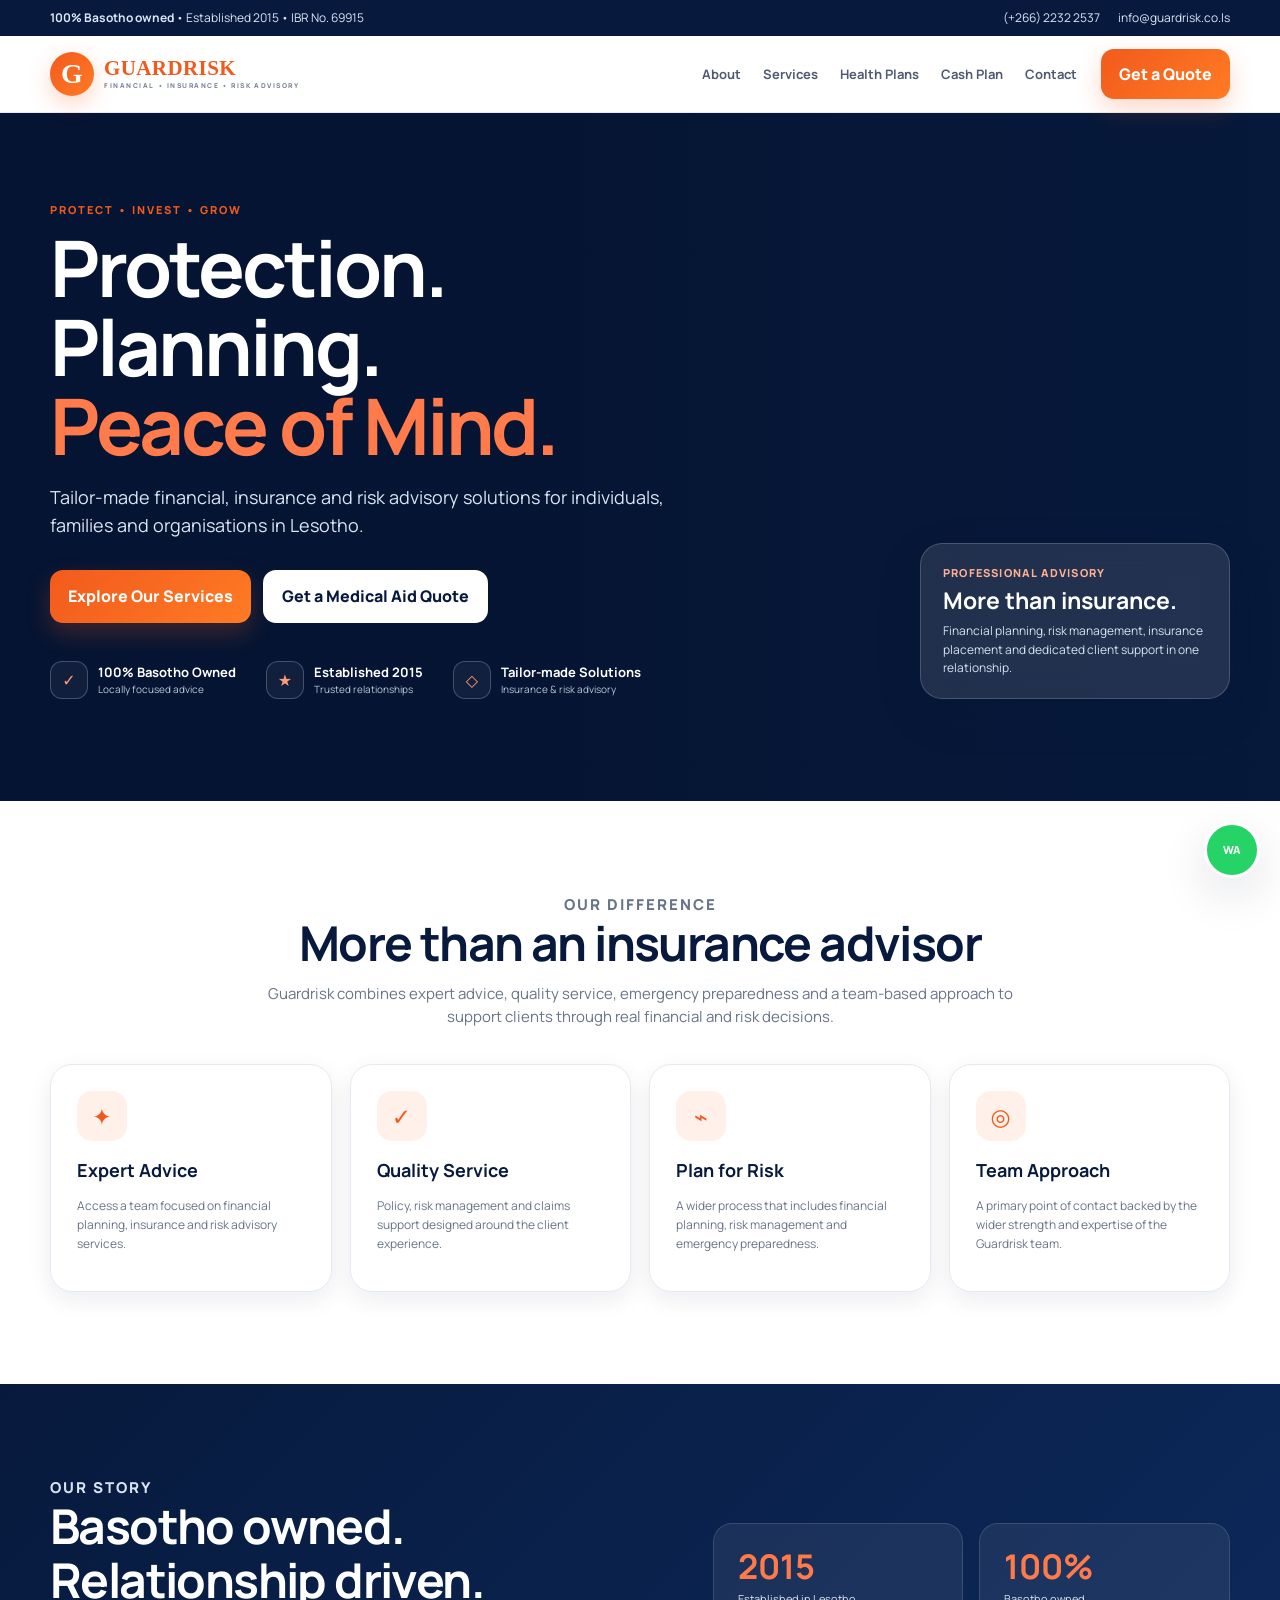
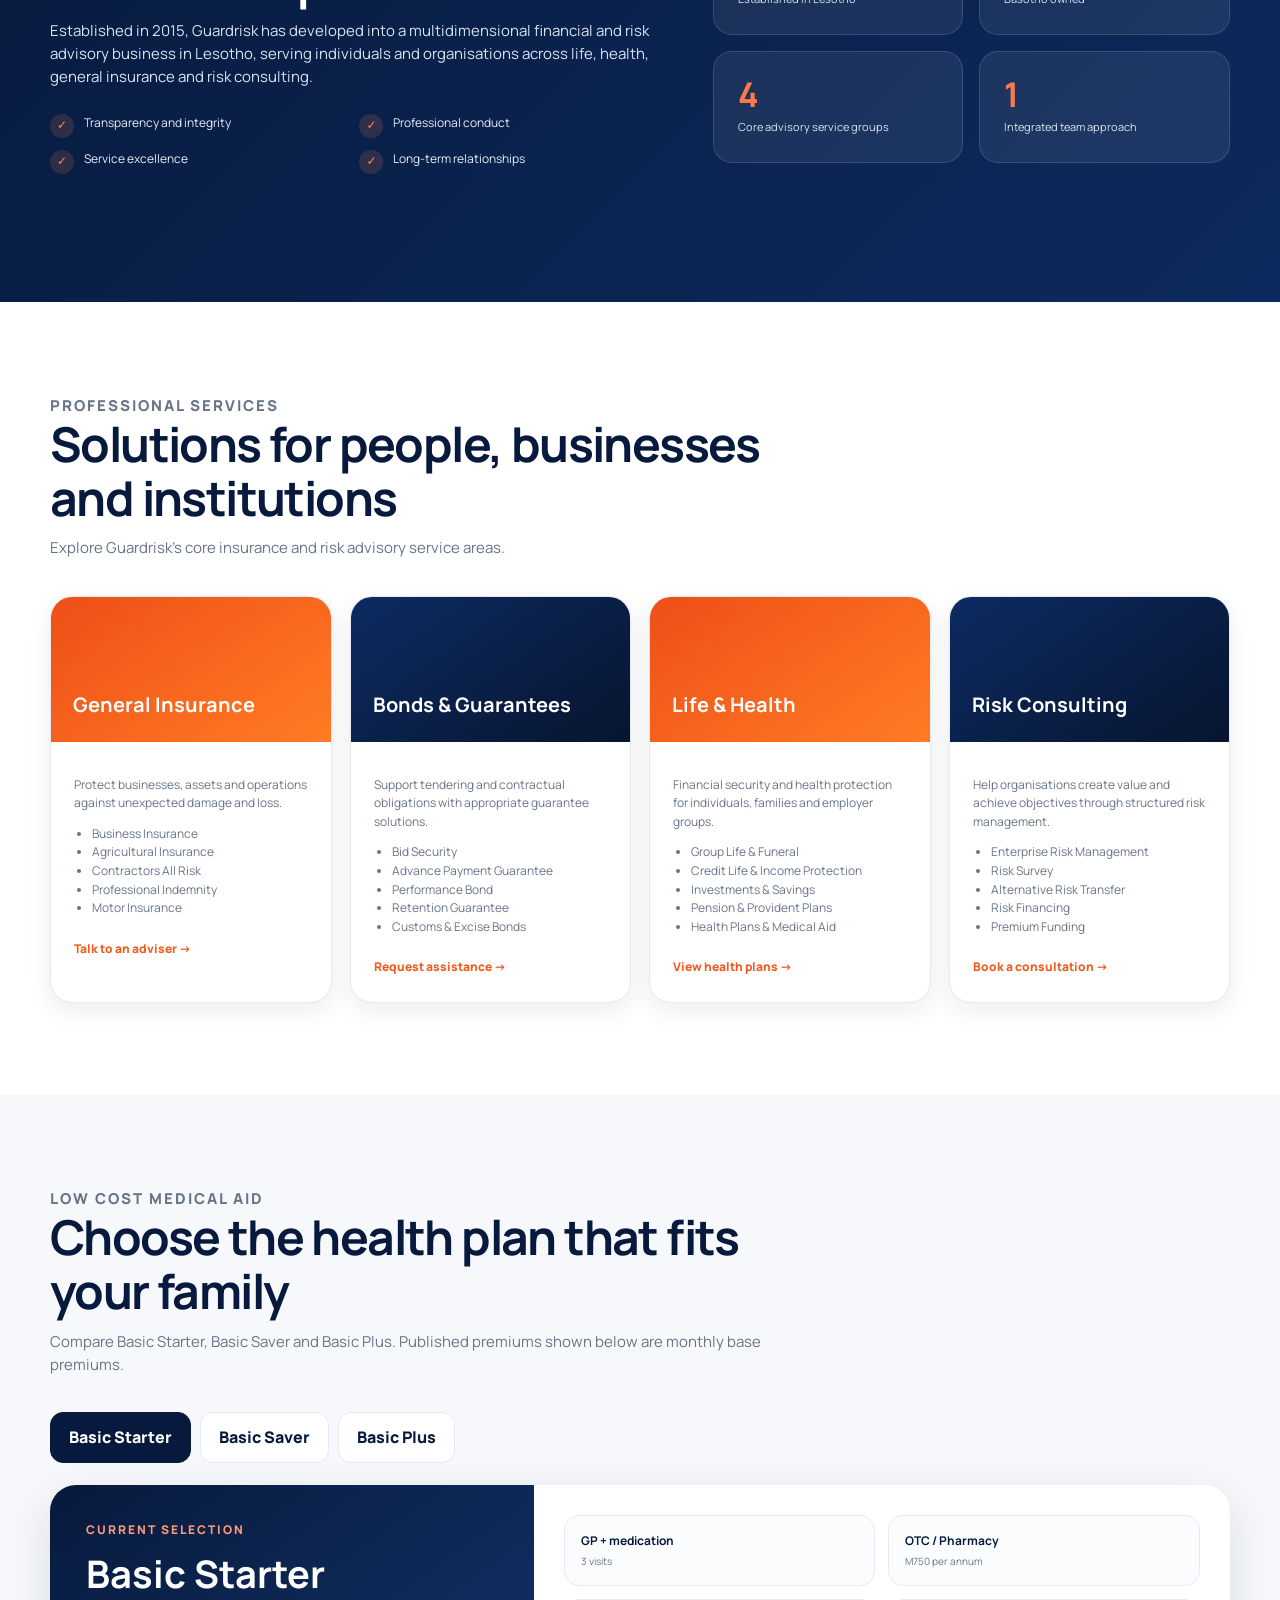
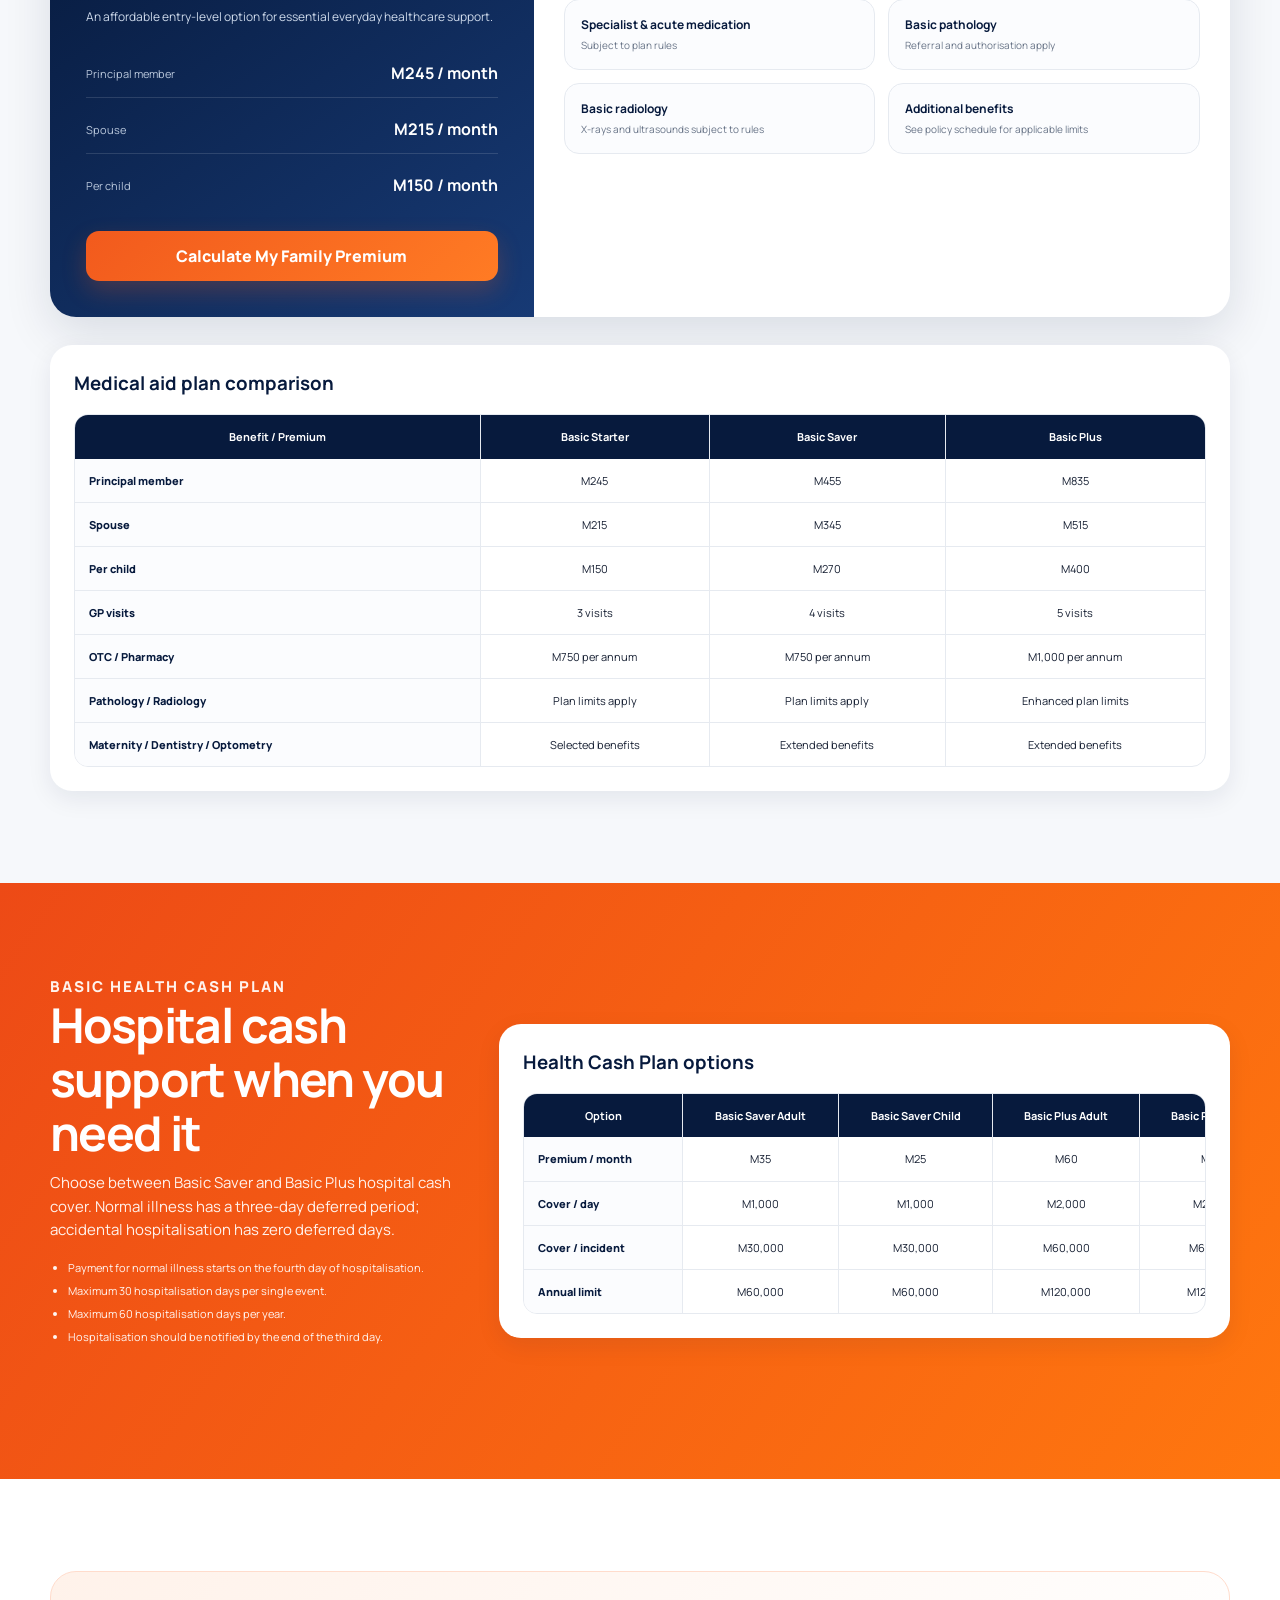
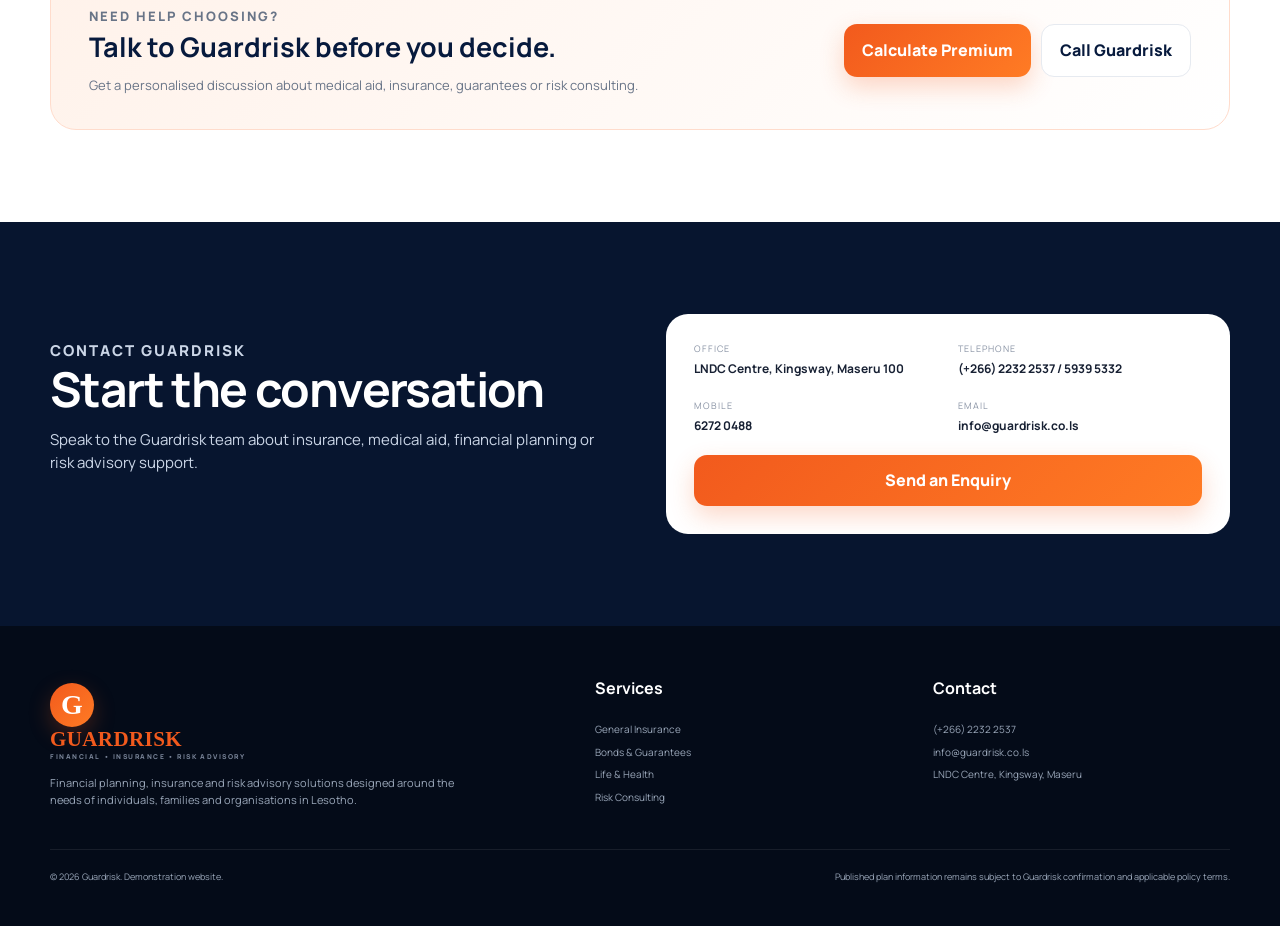
<file: index.html>
<!doctype html>
<html lang="en">
<head>
  <meta charset="utf-8">
  <meta name="viewport" content="width=device-width,initial-scale=1,viewport-fit=cover">
  <meta name="theme-color" content="#071a3d">
  <meta name="description" content="Guardrisk Financial, Insurance and Risk Advisory — tailor-made insurance, health plans and risk solutions in Lesotho.">
  <title>Guardrisk | Financial, Insurance & Risk Advisory</title>
  <link rel="preconnect" href="https://fonts.googleapis.com">
  <link rel="preconnect" href="https://fonts.gstatic.com" crossorigin>
  <link href="https://fonts.googleapis.com/css2?family=Manrope:wght@400;500;600;700;800&display=swap" rel="stylesheet">
  <link rel="stylesheet" href="styles.css?v=4">
  <style>
    #loading{min-height:100dvh;display:grid;place-items:center;padding:24px;background:#071a3d;color:#fff;text-align:center;font:700 15px Manrope,system-ui,sans-serif}
    #loading span{display:block;width:42px;height:42px;margin:0 auto 14px;border:3px solid rgba(255,255,255,.25);border-top-color:#f25a1d;border-radius:50%;animation:spin .8s linear infinite}
    @keyframes spin{to{transform:rotate(360deg)}}
  </style>
</head>
<body>
  <div id="loading"><div><span></span>Loading Guardrisk demonstration…</div></div>
  <div id="slot-shell"></div>
  <main>
    <div id="slot-home"></div>
    <div id="slot-services"></div>
    <div id="slot-plans"></div>
    <div id="slot-cash"></div>
    <div id="slot-contact"></div>
  </main>
  <div id="slot-footer"></div>
  <div id="slot-controls"></div>
  <script src="app.js?v=4" defer></script>
</body>
</html>
</file>
<file: styles.css>
:root{
      --orange:#f25a1d;
      --orange-2:#ff7b24;
      --navy:#071a3d;
      --navy-2:#0d2a5e;
      --ink:#172033;
      --muted:#687487;
      --line:#e6eaf0;
      --soft:#f6f8fb;
      --white:#fff;
      --success:#1f9d68;
      --shadow:0 16px 48px rgba(8,26,61,.12);
      --shadow-sm:0 8px 24px rgba(8,26,61,.08);
      --radius:22px;
      --max:1180px;
      --mobile-nav-h:72px;
    }

    *{box-sizing:border-box}
    html{scroll-behavior:smooth;scroll-padding-top:86px;overflow-x:hidden}
    body{margin:0;font-family:Manrope,system-ui,-apple-system,BlinkMacSystemFont,"Segoe UI",sans-serif;color:var(--ink);background:#fff;line-height:1.55;overflow-x:hidden}
    img,svg{max-width:100%;height:auto}
    button,input,select,textarea{font:inherit}
    button,a{-webkit-tap-highlight-color:transparent}
    a{text-decoration:none;color:inherit}
    section{scroll-margin-top:84px}
    .wrap{width:min(var(--max),calc(100% - 40px));margin-inline:auto;min-width:0}
    .eyebrow{margin:0 0 10px;color:var(--orange);font-size:11px;font-weight:800;letter-spacing:2px;text-transform:uppercase}
    .section{padding:92px 0}
    .section.soft{background:var(--soft)}
    .heading{max-width:760px;margin-bottom:36px}
    .heading.center{text-align:center;margin-inline:auto}
    .heading h2{font-size:clamp(30px,4vw,48px);line-height:1.12;letter-spacing:-1.6px;margin:0 0 12px;color:var(--navy)}
    .heading p{margin:0;color:var(--muted);font-size:15px}
    .btn{min-height:48px;border:0;border-radius:13px;padding:13px 18px;font-weight:800;cursor:pointer;display:inline-flex;align-items:center;justify-content:center;gap:8px;transition:.2s transform,.2s box-shadow,.2s background}
    .btn:hover{transform:translateY(-1px)}
    .btn.primary{background:linear-gradient(135deg,var(--orange),var(--orange-2));color:#fff;box-shadow:0 10px 24px rgba(242,90,29,.24)}
    .btn.secondary{background:#fff;color:var(--navy);border:1px solid rgba(255,255,255,.45)}
    .btn.dark{background:var(--navy);color:#fff}
    .btn.ghost{background:#fff;color:var(--navy);border:1px solid var(--line)}
    .topbar{background:var(--navy);color:#dce5f4;font-size:12px}
    .topbar .wrap{min-height:36px;display:flex;justify-content:space-between;align-items:center;gap:20px}
    .topbar-links{display:flex;gap:18px;white-space:nowrap}
    .header{position:sticky;top:0;z-index:60;background:rgba(255,255,255,.96);backdrop-filter:blur(14px);border-bottom:1px solid rgba(230,234,240,.9)}
    .header-row{height:76px;display:flex;align-items:center;gap:24px;min-width:0}
    .brand{display:flex;align-items:center;gap:10px;min-width:0;flex-shrink:0}
    .brand-mark{width:44px;height:44px;border-radius:50%;display:grid;place-items:center;background:linear-gradient(135deg,var(--orange),var(--orange-2));color:#fff;font:700 28px Georgia;box-shadow:0 8px 22px rgba(242,90,29,.25)}
    .brand-copy{min-width:0}
    .brand-copy strong{display:block;color:var(--orange);font:700 21px Georgia;letter-spacing:.4px;white-space:nowrap}
    .brand-copy small{display:block;color:#788397;font-size:6.7px;font-weight:800;letter-spacing:1.55px;white-space:nowrap}
    .desktop-nav{margin-left:auto;display:flex;align-items:center;gap:22px;min-width:0}
    .desktop-nav a{font-size:13px;font-weight:700;color:#4f5b70;white-space:nowrap}
    .desktop-nav a:hover{color:var(--orange)}
    .header-cta{flex-shrink:0}
    .hero{position:relative;min-height:660px;display:flex;align-items:center;color:#fff;background:var(--navy);isolation:isolate;overflow:hidden}
    .hero::before{content:"";position:absolute;inset:0;z-index:-2;background:url('https://images.unsplash.com/photo-1500530855697-b586d89ba3ee?auto=format&fit=crop&w=2200&q=85') center 55%/cover no-repeat}
    .hero::after{content:"";position:absolute;inset:0;z-index:-1;background:linear-gradient(90deg,rgba(5,20,50,.98) 0%,rgba(5,20,50,.90) 45%,rgba(5,20,50,.38) 78%,rgba(5,20,50,.2) 100%)}
    .hero-inner{padding:88px 0 102px;display:grid;grid-template-columns:minmax(0,720px) 1fr;gap:36px;align-items:end}
    .hero-copy{min-width:0}
    .hero h1{font-size:clamp(48px,6.3vw,78px);line-height:1.01;letter-spacing:-3px;margin:0 0 20px;max-width:760px}
    .hero h1 span{color:#ff7b4b}
    .hero-lead{max-width:640px;color:#dbe4f1;font-size:18px;margin:0}
    .hero-actions{display:flex;gap:12px;flex-wrap:wrap;margin:30px 0 38px}
    .hero-points{display:flex;gap:30px;flex-wrap:wrap}
    .hero-point{display:flex;align-items:center;gap:10px;min-width:0}
    .hero-point i{flex:0 0 38px;width:38px;height:38px;border:1px solid rgba(255,255,255,.22);border-radius:12px;display:grid;place-items:center;font-style:normal;color:#ff9b78;background:rgba(255,255,255,.05)}
    .hero-point b{display:block;font-size:13px}
    .hero-point small{display:block;color:#b9c7db;font-size:10px}
    .hero-badge{justify-self:end;max-width:310px;background:rgba(255,255,255,.11);border:1px solid rgba(255,255,255,.18);backdrop-filter:blur(12px);border-radius:22px;padding:20px 22px;box-shadow:var(--shadow)}
    .hero-badge span{display:block;color:#ffb094;font-size:11px;font-weight:800;text-transform:uppercase;letter-spacing:1.2px}
    .hero-badge strong{display:block;font-size:23px;line-height:1.2;margin:6px 0 8px}
    .hero-badge p{margin:0;color:#d9e2ef;font-size:12px}
    .grid4{display:grid;grid-template-columns:repeat(4,minmax(0,1fr));gap:18px}
    .card{min-width:0;background:#fff;border:1px solid var(--line);border-radius:var(--radius);padding:26px;box-shadow:var(--shadow-sm)}
    .icon{width:50px;height:50px;border-radius:15px;display:grid;place-items:center;background:#fff0e9;color:var(--orange);font-size:23px}
    .card h3{font-size:18px;margin:16px 0 8px;color:var(--navy)}
    .card p,.card li{font-size:12px;color:var(--muted)}
    .about-section{background:linear-gradient(135deg,var(--navy),var(--navy-2));color:#fff}
    .about-grid{display:grid;grid-template-columns:minmax(0,1.08fr) minmax(0,.92fr);gap:56px;align-items:center}
    .about-grid h2{color:#fff}
    .about-grid p{color:#d8e2f0}
    .checks{display:grid;grid-template-columns:1fr 1fr;gap:12px;margin-top:25px}
    .check{display:flex;align-items:flex-start;gap:10px;font-size:12px;color:#e8eef7}
    .check::before{content:"✓";width:24px;height:24px;border-radius:50%;display:grid;place-items:center;background:rgba(255,122,75,.16);color:#ff8a61;font-weight:900;flex:0 0 auto}
    .stats{display:grid;grid-template-columns:1fr 1fr;gap:16px}
    .stat{min-width:0;padding:24px;border-radius:19px;border:1px solid rgba(255,255,255,.13);background:rgba(255,255,255,.07)}
    .stat strong{display:block;color:#ff7a49;font-size:34px;line-height:1.1}
    .stat span{font-size:11px;color:#dbe4ef}
    .services-grid{display:grid;grid-template-columns:repeat(4,minmax(0,1fr));gap:18px}
    .service-card{padding:0;overflow:hidden}
    .service-top{min-height:145px;padding:22px;display:flex;align-items:flex-end;background:linear-gradient(145deg,#0d2b62,#07152f);color:#fff}
    .service-top.orange{background:linear-gradient(145deg,#ee4f17,#ff7b24)}
    .service-top h3{color:#fff;margin:0;font-size:20px}
    .service-body{padding:22px 23px 24px}
    .service-body ul{padding-left:18px;margin:10px 0 17px}
    .service-body a{color:var(--orange);font-weight:800;font-size:12px}
    .plan-tabs{display:flex;gap:9px;flex-wrap:wrap;margin-bottom:22px}
    .plan-tab{border:1px solid var(--line);background:#fff;border-radius:13px;padding:12px 18px;font-weight:800;color:var(--navy);cursor:pointer}
    .plan-tab.active{background:var(--navy);color:#fff;border-color:var(--navy)}
    .plan-panel{display:grid;grid-template-columns:minmax(0,.82fr) minmax(0,1.18fr);background:#fff;border-radius:26px;overflow:hidden;box-shadow:var(--shadow);margin-bottom:28px}
    .plan-price{background:linear-gradient(145deg,var(--navy),#173a75);color:#fff;padding:36px;min-width:0}
    .plan-price .eyebrow{color:#ff9b78}
    .plan-price h3{font-size:38px;margin:4px 0 5px}
    .plan-price>p{margin:0;color:#cdd9ea;font-size:12px}
    .price-list{display:grid;gap:8px;margin-top:24px}
    .price-row{display:grid;grid-template-columns:minmax(0,1fr) auto;gap:12px;align-items:center;padding:11px 0;border-bottom:1px solid rgba(255,255,255,.13)}
    .price-row:last-child{border-bottom:0}
    .price-row small{color:#bac8dc;font-size:11px}
    .price-row strong{font-size:16px;white-space:nowrap}
    .benefits{padding:30px;display:grid;grid-template-columns:1fr 1fr;gap:13px;align-content:start;min-width:0}
    .benefit{min-width:0;padding:16px;border:1px solid var(--line);border-radius:15px;background:#fbfcfe}
    .benefit b{display:block;font-size:12px;color:var(--navy)}
    .benefit small{display:block;color:var(--muted);font-size:10px;margin-top:3px}
    .table-card{background:#fff;border-radius:22px;padding:24px;box-shadow:var(--shadow-sm);margin-top:24px;min-width:0}
    .table-head{display:flex;align-items:end;justify-content:space-between;gap:14px;margin-bottom:16px}
    .table-head h3{margin:0;color:var(--navy)}
    .table-hint{font-size:10px;color:var(--muted);display:none}
    .table-scroll{max-width:100%;overflow-x:auto;border:1px solid var(--line);border-radius:14px;-webkit-overflow-scrolling:touch;scrollbar-width:thin}
    table{border-collapse:collapse;width:100%;min-width:760px}
    th,td{padding:13px 14px;border-bottom:1px solid var(--line);border-right:1px solid var(--line);font-size:11px;text-align:center;vertical-align:middle}
    th:last-child,td:last-child{border-right:0}
    tr:last-child th,tr:last-child td{border-bottom:0}
    thead th{background:var(--navy);color:#fff;position:sticky;top:0}
    tbody th{text-align:left;background:#fbfcfe;color:var(--navy);font-weight:800}
    .mobile-compare{display:none}
    .compare-card{border:1px solid var(--line);border-radius:18px;padding:17px;background:#fff}
    .compare-card h4{margin:0 0 12px;color:var(--navy)}
    .compare-row{display:grid;grid-template-columns:minmax(0,1fr) auto;gap:12px;align-items:start;padding:9px 0;border-bottom:1px solid var(--line)}
    .compare-row:last-child{border-bottom:0}
    .compare-row span{font-size:11px;color:var(--muted)}
    .compare-row b{font-size:11px;text-align:right;color:var(--navy)}
    .cash{background:linear-gradient(125deg,#ed4a16,#ff770f);color:#fff}
    .cash-grid{display:grid;grid-template-columns:minmax(0,.72fr) minmax(0,1.28fr);gap:38px;align-items:center}
    .cash h2{color:#fff}
    .cash p{color:#fff2ec}
    .cash .table-card{margin:0;color:var(--ink)}
    .terms{padding-left:18px;margin:18px 0 0;font-size:11px;color:#fff6f2}
    .terms li{margin:6px 0}
    .cta-strip{background:#fff}
    .cta-box{display:grid;grid-template-columns:minmax(0,1fr) auto;gap:24px;align-items:center;padding:34px 38px;border-radius:26px;background:linear-gradient(135deg,#fff2ea,#fff);border:1px solid #ffdccc}
    .cta-box h3{font-size:27px;margin:0 0 7px;color:var(--navy)}
    .cta-box p{margin:0;color:var(--muted);font-size:13px}
    .cta-actions{display:flex;gap:10px;flex-wrap:wrap;justify-content:flex-end}
    .contact{background:#07152f;color:#fff}
    .contact-grid{display:grid;grid-template-columns:minmax(0,1fr) minmax(0,1fr);gap:52px;align-items:center}
    .contact h2{color:#fff}
    .contact p{color:#cbd6e7}
    .contact-card{min-width:0;background:#fff;color:var(--ink);border-radius:22px;padding:28px;display:grid;grid-template-columns:1fr 1fr;gap:20px}
    .contact-item{min-width:0}
    .contact-item small{display:block;color:#8993a4;font-size:9px;text-transform:uppercase;letter-spacing:1px}
    .contact-item b{display:block;font-size:12px;margin-top:4px;overflow-wrap:anywhere}
    .contact-card .btn{grid-column:1/-1}
    .footer{background:#040b18;color:#9aa7b9;padding:50px 0 42px}
    .footer-grid{display:grid;grid-template-columns:1.7fr 1fr 1fr;gap:40px}
    .footer h4{color:#fff;margin-top:0}
    .footer p{font-size:11px;max-width:420px}
    .footer a{display:block;font-size:10px;margin:7px 0}
    .footer-meta{border-top:1px solid rgba(255,255,255,.08);margin-top:30px;padding-top:20px;display:flex;justify-content:space-between;gap:18px;flex-wrap:wrap;font-size:9px}
    .whatsapp{position:fixed;right:20px;bottom:22px;z-index:48;width:56px;height:56px;border-radius:50%;display:grid;place-items:center;background:#25d366;color:#fff;font-size:11px;font-weight:900;box-shadow:var(--shadow);border:3px solid #fff}
    .bottom-tabs{display:none}
    .modal{position:fixed;inset:0;z-index:100;background:rgba(2,10,25,.74);display:grid;place-items:center;padding:20px;overscroll-behavior:contain}
    .modal[hidden]{display:none}
    .dialog{width:min(560px,100%);max-height:min(760px,calc(100dvh - 36px));overflow:auto;background:#fff;border-radius:24px;padding:28px;position:relative;box-shadow:0 30px 80px rgba(0,0,0,.35)}
    .close{position:absolute;right:14px;top:14px;width:40px;height:40px;border-radius:50%;border:1px solid var(--line);background:#fff;cursor:pointer;font-size:18px}
    .dialog h2{margin:2px 48px 4px 0;color:var(--navy)}
    .dialog .intro{margin:0 0 18px;color:var(--muted);font-size:12px}
    .quote-grid{display:grid;grid-template-columns:1fr 1fr;gap:12px}
    .dialog label{display:grid;gap:6px;font-size:11px;font-weight:800;color:var(--navy);min-width:0}
    .dialog select,.dialog input{width:100%;min-width:0;padding:13px;border:1px solid #d6dbe4;border-radius:11px;background:#fff;color:var(--ink)}
    .estimate{background:var(--navy);color:#fff;border-radius:17px;padding:18px;margin:16px 0}
    .estimate small{color:#c8d4e6}
    .estimate strong{display:block;color:#ff7b4b;font-size:34px;line-height:1.1;margin-top:4px}
    .quote-actions{display:grid;grid-template-columns:1fr 1fr;gap:10px}
    .disclaimer{margin:12px 0 0;color:#8791a3;font-size:9px}
    @media (max-width:1020px){
      .desktop-nav{display:none}
      .header-cta{margin-left:auto}
      .hero-inner{grid-template-columns:1fr}
      .hero-badge{display:none}
      .grid4,.services-grid{grid-template-columns:1fr 1fr}
      .about-grid,.cash-grid,.contact-grid{grid-template-columns:1fr}
      .plan-panel{grid-template-columns:1fr}
      .cash-grid{gap:24px}
      .cash .table-card{width:100%}
    }
    @media (max-width:700px){
      :root{--radius:18px}
      html{scroll-padding-top:70px}
      body{padding-bottom:calc(var(--mobile-nav-h) + env(safe-area-inset-bottom));font-size:15px}
      .topbar{display:none}
      .wrap{width:calc(100% - 28px)}
      .section{padding:64px 0}
      .heading{margin-bottom:26px}
      .heading.center{text-align:left}
      .heading h2{font-size:clamp(28px,8vw,36px);letter-spacing:-1px}
      .heading p{font-size:13px}
      .header-row{height:66px;gap:10px}
      .brand-mark{width:38px;height:38px;font-size:24px}
      .brand-copy strong{font-size:18px}
      .brand-copy small{display:none}
      .header-cta{display:none}
      .header{box-shadow:0 3px 14px rgba(8,26,61,.06)}
      .hero{min-height:auto;align-items:stretch}
      .hero::before{background-position:center}
      .hero::after{background:linear-gradient(180deg,rgba(4,18,46,.66) 0%,rgba(4,18,46,.92) 47%,rgba(4,18,46,.99) 100%)}
      .hero-inner{padding:104px 0 54px;display:block}
      .hero h1{font-size:clamp(40px,12vw,56px);line-height:1.02;letter-spacing:-2px;margin-bottom:17px;overflow-wrap:normal}
      .hero-lead{font-size:15px;line-height:1.65;max-width:100%}
      .hero-actions{display:grid;grid-template-columns:1fr;margin:25px 0 30px}
      .hero-actions .btn{width:100%;min-height:52px}
      .hero-points{display:grid;grid-template-columns:1fr;gap:11px}
      .hero-point{padding:8px 0}
      .hero-point i{width:34px;height:34px;flex-basis:34px}
      .grid4,.services-grid{grid-template-columns:1fr;gap:14px}
      .card{padding:22px}
      .checks,.stats{grid-template-columns:1fr}
      .about-grid{gap:30px}
      .stat{padding:20px}
      .service-top{min-height:110px}
      .plan-tabs{display:grid;grid-template-columns:repeat(3,minmax(0,1fr));gap:6px;position:sticky;top:74px;z-index:15;background:var(--soft);padding:6px 0 9px;margin-inline:0}
      .plan-tab{padding:11px 6px;font-size:10px;min-width:0;white-space:normal}
      .plan-panel{border-radius:20px}
      .plan-price{padding:25px 22px}
      .plan-price h3{font-size:31px}
      .price-row{padding:10px 0}
      .benefits{grid-template-columns:1fr;padding:18px;gap:10px}
      .benefit{padding:14px}
      .table-card{padding:17px;border-radius:19px}
      .table-head{align-items:center}
      .table-hint{display:inline-block}
      .desktop-table{display:none}
      .mobile-compare{display:grid;gap:12px}
      .table-card.mobile-edge{margin-inline:-2px}
      .cash-grid{gap:22px}
      .cash .table-card{background:rgba(255,255,255,.98)}
      .cash .terms{padding-left:17px}
      .cta-box{grid-template-columns:1fr;padding:26px 22px;gap:20px}
      .cta-box h3{font-size:23px}
      .cta-actions{display:grid;grid-template-columns:1fr;justify-content:stretch}
      .cta-actions .btn{width:100%}
      .contact-grid{gap:28px}
      .contact-card{grid-template-columns:1fr;padding:22px;gap:16px}
      .contact-card .btn{grid-column:auto;width:100%}
      .footer{padding:44px 0 38px}
      .footer-grid{grid-template-columns:1fr;gap:26px}
      .footer-meta{padding-bottom:6px}
      .whatsapp{right:14px;bottom:calc(var(--mobile-nav-h) + env(safe-area-inset-bottom) + 12px);width:50px;height:50px;border-width:2px}
      .bottom-tabs{position:fixed;left:0;right:0;bottom:0;z-index:70;display:grid;grid-template-columns:repeat(5,minmax(0,1fr));height:calc(var(--mobile-nav-h) + env(safe-area-inset-bottom));padding:4px 4px env(safe-area-inset-bottom);background:rgba(255,255,255,.98);backdrop-filter:blur(16px);border-top:1px solid #e5e8ee;box-shadow:0 -8px 24px rgba(8,26,61,.08)}
      .bottom-tabs a,.bottom-tabs button{min-width:0;border:0;background:none;color:#667286;display:flex;flex-direction:column;align-items:center;justify-content:center;gap:2px;border-radius:14px;padding:5px 2px;font-size:17px;line-height:1;cursor:pointer}
      .bottom-tabs small{font-size:8.5px;font-weight:800;white-space:nowrap;max-width:100%;overflow:hidden;text-overflow:ellipsis}
      .bottom-tabs .quote-tab{background:var(--orange);color:#fff;margin:4px 2px;box-shadow:0 8px 18px rgba(242,90,29,.2)}
      .modal{place-items:end center;padding:0}
      .dialog{width:100%;max-height:92dvh;border-radius:24px 24px 0 0;padding:24px 18px calc(24px + env(safe-area-inset-bottom));overscroll-behavior:contain}
      .quote-grid,.quote-actions{grid-template-columns:1fr}
      .quote-actions .btn{width:100%}
    }
    @media (max-width:380px){
      .wrap{width:calc(100% - 22px)}
      .brand-copy strong{font-size:16px}
      .hero-inner{padding-top:88px}
      .hero h1{font-size:38px}
      .plan-tab{font-size:9px;padding-inline:4px}
      .bottom-tabs small{font-size:7.8px}
    }
    @media (prefers-reduced-motion:reduce){
      html{scroll-behavior:auto}
      *,*::before,*::after{transition:none!important;animation:none!important}
    }
</file>
